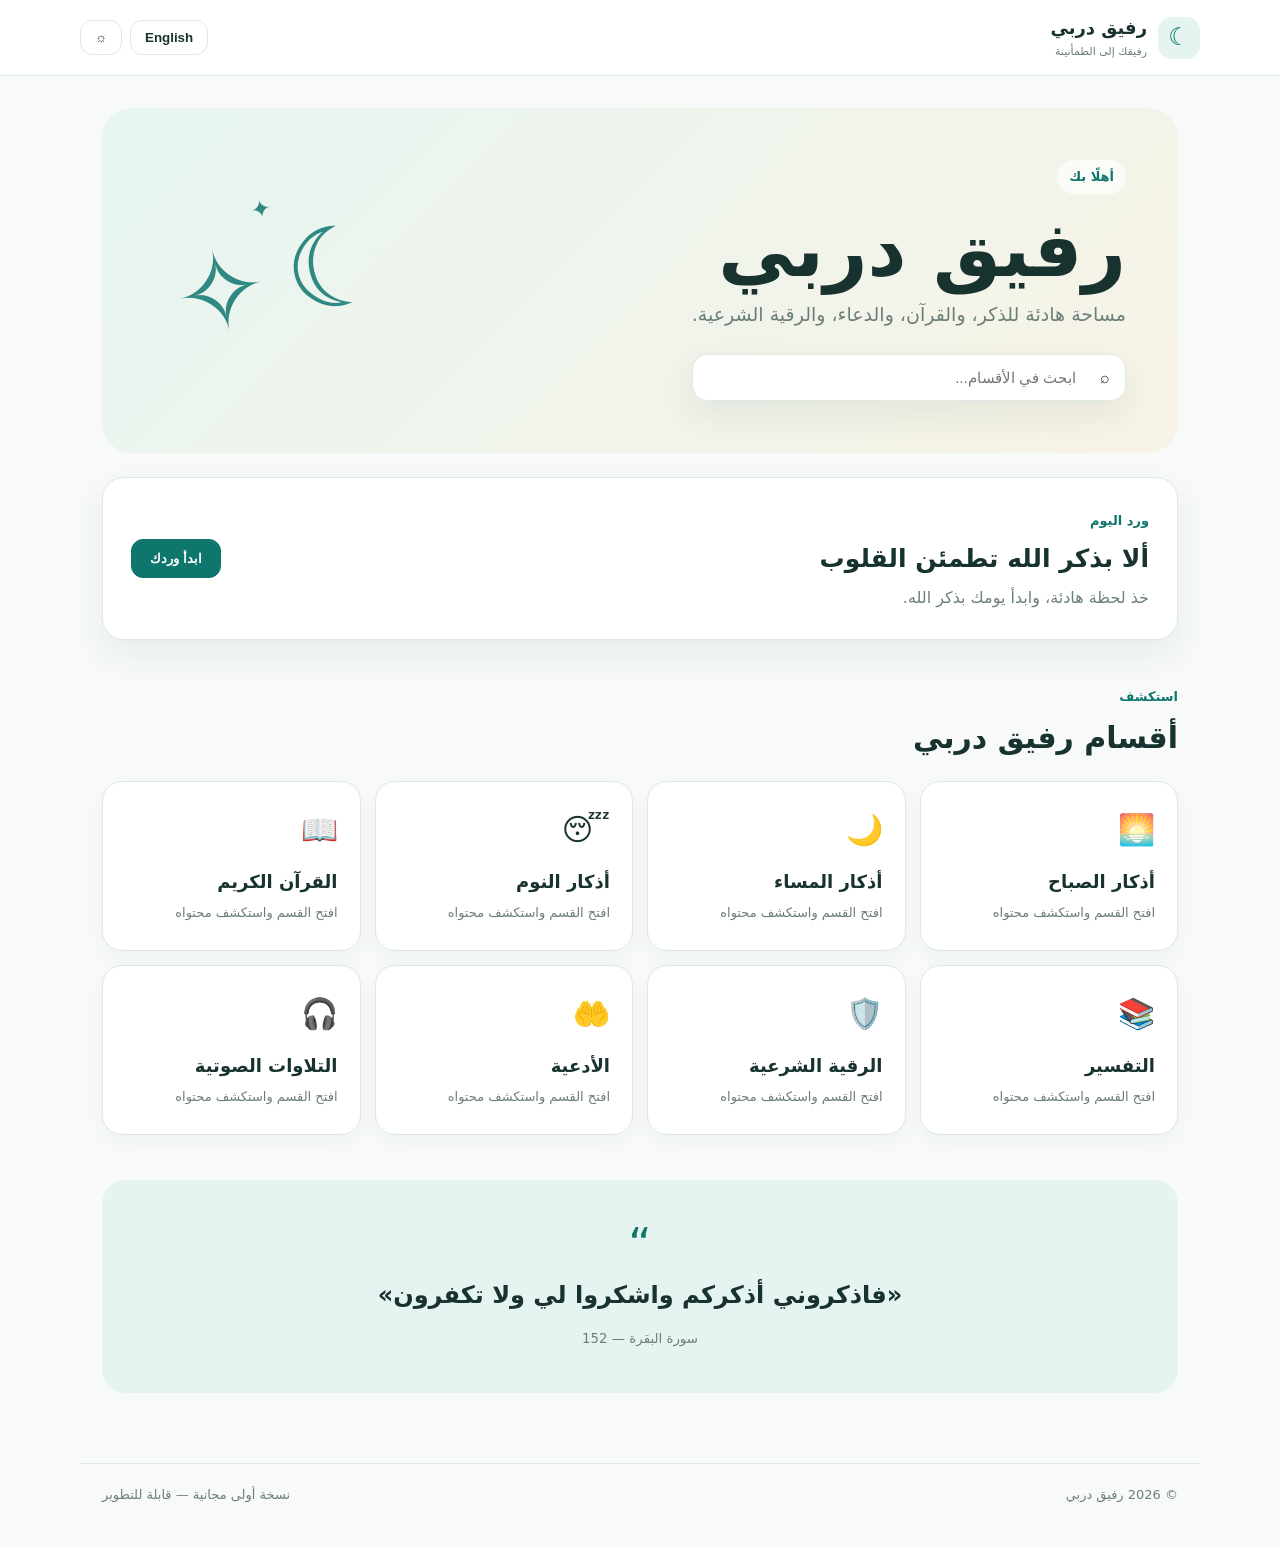
<file: index.html>
<!doctype html>
<html lang="ar" dir="rtl">
<head>
<meta charset="utf-8">
<meta name="viewport" content="width=device-width,initial-scale=1">
<meta name="theme-color" content="#0f766e">
<meta name="description" content="رفيق دربي — أذكار وقرآن وأدعية ورقية شرعية">
<link rel="manifest" href="manifest.json">
<title>رفيق دربي | My Companion</title>
<link rel="stylesheet" href="style.css">
</head>
<body>
<header class="topbar">
  <div class="brand"><span class="brand-icon">☾</span><div><strong data-i18n="brand">رفيق دربي</strong><small data-i18n="tagline">رفيقك إلى الطمأنينة</small></div></div>
  <div class="actions">
    <button id="langBtn" class="ghost">English</button>
    <button id="themeBtn" class="icon-btn" aria-label="تبديل الوضع">☼</button>
  </div>
</header>

<main>
<section class="hero">
  <div class="hero-content">
    <span class="pill" data-i18n="welcome">أهلًا بك</span>
    <h1 data-i18n="heroTitle">رفيق دربي</h1>
    <p data-i18n="heroText">مساحة هادئة للذكر، والقرآن، والدعاء، والرقية الشرعية.</p>
    <div class="search-wrap"><span>⌕</span><input id="search" data-i18n-placeholder="search" placeholder="ابحث في الأقسام..." /></div>
  </div>
  <div class="hero-orbit">☾<span>✦</span>✧</div>
</section>

<section class="daily-card">
  <div><span class="eyebrow" data-i18n="today">ورد اليوم</span><h2 data-i18n="dailyTitle">ألا بذكر الله تطمئن القلوب</h2><p data-i18n="dailyText">خذ لحظة هادئة، وابدأ يومك بذكر الله.</p></div>
  <button class="primary" onclick="showToast(t('soon'))" data-i18n="start">ابدأ وردك</button>
</section>

<section>
  <div class="section-head"><div><span class="eyebrow" data-i18n="explore">استكشف</span><h2 data-i18n="sections">أقسام رفيق دربي</h2></div></div>
  <div id="cards" class="grid"></div>
</section>

<section class="quote">
  <div class="quote-mark">“</div>
  <p data-i18n="quote">«فاذكروني أذكركم واشكروا لي ولا تكفرون»</p>
  <small>سورة البقرة — 152</small>
</section>
</main>

<footer><span>© <span id="year"></span> رفيق دربي</span><span data-i18n="footer">نسخة أولى مجانية — قابلة للتطوير</span></footer>
<div id="toast" class="toast"></div>
<script src="script.js"></script>
</body>
</html>
</file>
<file: style.css>
:root{--bg:#f7faf8;--surface:#fff;--text:#18332f;--muted:#6b7f7a;--primary:#0f766e;--primary2:#115e59;--soft:#e6f4f1;--border:#dce9e5;--shadow:0 14px 35px rgba(20,60,55,.08)}
*{box-sizing:border-box}html{scroll-behavior:smooth}body{margin:0;background:var(--bg);color:var(--text);font-family:system-ui,-apple-system,"Segoe UI",Tahoma,Arial,sans-serif;line-height:1.7;transition:.25s}
body.dark{--bg:#0d1716;--surface:#132220;--text:#edf8f5;--muted:#a8bbb6;--soft:#173b37;--border:#24413d;--shadow:0 14px 35px rgba(0,0,0,.22)}
.topbar{height:76px;display:flex;align-items:center;justify-content:space-between;padding:0 max(22px,calc((100% - 1120px)/2));border-bottom:1px solid var(--border);background:color-mix(in srgb,var(--surface) 92%,transparent);position:sticky;top:0;z-index:5;backdrop-filter:blur(12px)}
.brand{display:flex;align-items:center;gap:11px}.brand-icon{width:42px;height:42px;display:grid;place-items:center;border-radius:14px;background:var(--soft);color:var(--primary);font-size:24px}.brand strong{display:block;font-size:18px}.brand small{display:block;color:var(--muted);font-size:11px}
.actions{display:flex;gap:8px}.ghost,.icon-btn,.primary{border:1px solid var(--border);background:var(--surface);color:var(--text);border-radius:12px;padding:9px 14px;cursor:pointer;font-weight:700}.icon-btn{width:42px;padding:9px}.primary{background:var(--primary);border-color:var(--primary);color:white;padding:11px 18px}.primary:hover{background:var(--primary2)}
main{max-width:1120px;margin:auto;padding:32px 22px 70px}.hero{min-height:340px;border-radius:30px;background:linear-gradient(135deg,#e7f5f1,#f8f3e6);display:flex;align-items:center;justify-content:space-between;padding:52px;overflow:hidden;position:relative}.dark .hero{background:linear-gradient(135deg,#123a35,#2b2a1c)}.hero-content{max-width:690px;position:relative;z-index:1}.pill,.eyebrow{color:var(--primary);font-weight:800;font-size:13px}.pill{background:rgba(255,255,255,.65);padding:6px 12px;border-radius:999px;display:inline-block}.hero h1{font-size:clamp(42px,7vw,76px);line-height:1;margin:18px 0 10px}.hero p{font-size:19px;color:var(--muted);margin:0 0 24px}.search-wrap{display:flex;align-items:center;gap:10px;background:var(--surface);border:1px solid var(--border);border-radius:15px;padding:0 15px;max-width:560px;box-shadow:var(--shadow)}.search-wrap input{border:0;outline:0;background:transparent;color:var(--text);width:100%;padding:14px;font-size:15px}.hero-orbit{font-size:110px;color:var(--primary);opacity:.85;transform:rotate(-12deg);padding:20px}.hero-orbit span{font-size:24px;vertical-align:top}.daily-card{margin:24px 0 42px;padding:28px;border:1px solid var(--border);background:var(--surface);border-radius:22px;box-shadow:var(--shadow);display:flex;justify-content:space-between;gap:20px;align-items:center}.daily-card h2{margin:4px 0;font-size:25px}.daily-card p{margin:0;color:var(--muted)}.section-head{margin-bottom:18px}.section-head h2{margin:3px 0 0;font-size:30px}.grid{display:grid;grid-template-columns:repeat(4,1fr);gap:14px}.card{background:var(--surface);border:1px solid var(--border);border-radius:20px;padding:22px;min-height:170px;cursor:pointer;transition:.2s;box-shadow:0 7px 20px rgba(20,60,55,.04)}.card:hover{transform:translateY(-4px);box-shadow:var(--shadow);border-color:#a8d7cf}.card .emoji{font-size:30px}.card h3{margin:12px 0 4px;font-size:18px}.card p{margin:0;color:var(--muted);font-size:13px}.quote{margin-top:45px;text-align:center;padding:42px 20px;border-radius:24px;background:var(--soft)}.quote-mark{font-size:45px;color:var(--primary);line-height:1}.quote p{font-size:24px;font-weight:700;margin:8px auto;max-width:760px}.quote small{color:var(--muted)}footer{max-width:1120px;margin:auto;padding:20px 22px 40px;color:var(--muted);display:flex;justify-content:space-between;border-top:1px solid var(--border);font-size:13px}.toast{position:fixed;bottom:24px;left:50%;transform:translate(-50%,20px);opacity:0;background:#18332f;color:white;padding:11px 17px;border-radius:12px;pointer-events:none;transition:.25s;z-index:10}.toast.show{opacity:1;transform:translate(-50%,0)}
@media(max-width:850px){.grid{grid-template-columns:repeat(2,1fr)}.hero{padding:38px 28px}.hero-orbit{font-size:75px}.daily-card{align-items:flex-start;flex-direction:column}}@media(max-width:560px){.topbar{height:68px}.brand small{display:none}main{padding:18px 14px 55px}.hero{min-height:390px;padding:32px 22px;border-radius:24px}.hero-orbit{position:absolute;right:-15px;top:20px;opacity:.16;font-size:150px}.hero-content{margin-top:50px}.hero h1{font-size:52px}.hero p{font-size:16px}.grid{grid-template-columns:1fr 1fr;gap:10px}.card{padding:16px;min-height:155px}.daily-card{padding:22px}.quote p{font-size:20px}footer{flex-direction:column;gap:6px}}
</file>
